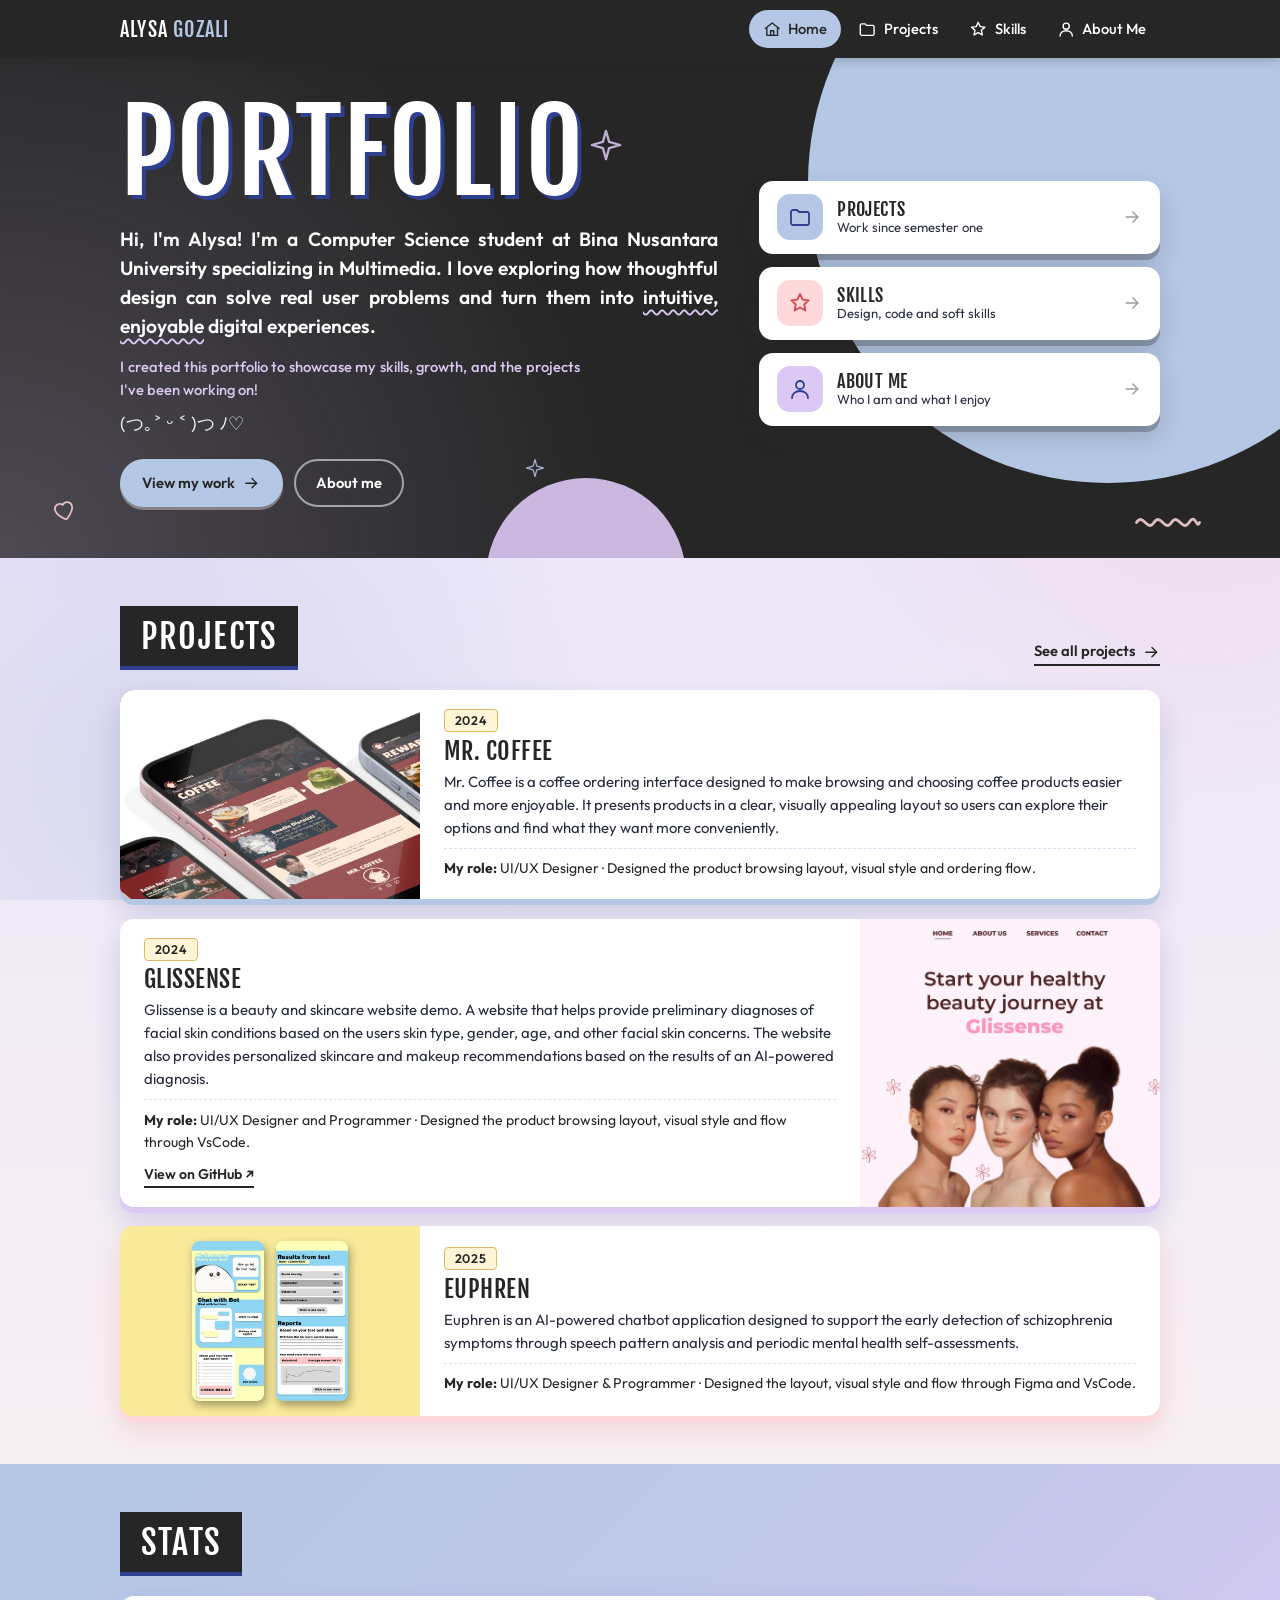
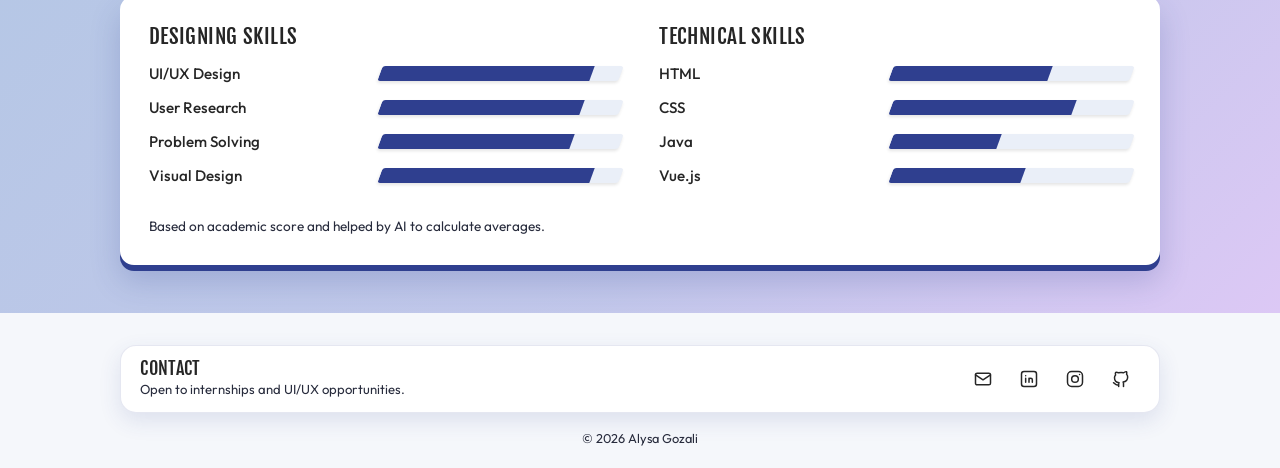
<file: index.html>
<!DOCTYPE html>
<html lang="en"><head><meta charset="utf-8"><meta name="viewport" content="width=device-width, initial-scale=1"><meta name="theme-color" content="#262626">
<title>Alysa Gozali | Portfolio</title><meta name="description" content="Portfolio of Alysa Gozali, Computer Science student and UI/UX designer.">
<link rel="preconnect" href="https://fonts.googleapis.com"><link rel="preconnect" href="https://fonts.gstatic.com" crossorigin>
<link href="https://fonts.googleapis.com/css2?family=Fjalla+One&family=Outfit:wght@400;500;600&display=swap" rel="stylesheet">
<link rel="stylesheet" href="css/style.css"></head>
<body>
<nav class="site-nav"><div class="container nav-inner"><a class="brand" href="index.html">Alysa <span>Gozali</span></a><button class="nav-toggle" aria-label="Toggle menu" aria-expanded="false"><svg class="icon" viewBox="0 0 24 24" aria-hidden="true"><path d="M4 7h16M4 12h16M4 17h16"/></svg></button><ul class="nav-links"><li><a href="index.html" class="active" aria-current=page><svg class="icon" viewBox="0 0 24 24" aria-hidden="true"><path d="M3 11l9-7 9 7"/><path d="M5 10v10h14V10"/><path d="M10 20v-6h4v6"/></svg>Home</a></li><li><a href="projects.html" class=""><svg class="icon" viewBox="0 0 24 24" aria-hidden="true"><path d="M3 7a2 2 0 012-2h4l2 2h8a2 2 0 012 2v9a2 2 0 01-2 2H5a2 2 0 01-2-2z"/></svg>Projects</a></li><li><a href="skills.html" class=""><svg class="icon" viewBox="0 0 24 24" aria-hidden="true"><path d="M12 3l2.6 5.6 6.1.7-4.5 4.2 1.2 6L12 16.5 6.6 19.5l1.2-6L3.3 9.3l6.1-.7z"/></svg>Skills</a></li><li><a href="about.html" class=""><svg class="icon" viewBox="0 0 24 24" aria-hidden="true"><circle cx="12" cy="8" r="4"/><path d="M4 21c0-4.4 3.6-7 8-7s8 2.6 8 7"/></svg>About Me</a></li></ul></div></nav>
<header class="hero"><div class="doodles" aria-hidden="true"><svg class="dd d1" viewBox="0 0 24 24"><path d="M12 2l2.2 7.8L22 12l-7.8 2.2L12 22l-2.2-7.8L2 12l7.8-2.2z"/></svg><svg class="dd d2" viewBox="0 0 24 24"><path d="M12 21s-8-5.2-8-11a4.5 4.5 0 018-2.8A4.5 4.5 0 0120 10c0 5.8-8 11-8 11z"/></svg><svg class="dd d3" viewBox="0 0 24 24"><path d="M12 2l2.2 7.8L22 12l-7.8 2.2L12 22l-2.2-7.8L2 12l7.8-2.2z"/></svg><svg class="dd d4" viewBox="0 0 40 12"><path d="M2 6c4-6 6 6 10 0s6 6 10 0 6 6 10 0 4 4 6 0"/></svg></div><div class="container hero-inner">
<div class="hero-text"><h1 class="hero-title">Portfolio</h1>
<p class="hero-lead">Hi, I'm Alysa! I'm a Computer Science student at Bina Nusantara University specializing in Multimedia. I love exploring how thoughtful design can solve real user problems and turn them into <span class="squig">intuitive, enjoyable</span> digital experiences.</p>
<p class="hero-sub">I created this portfolio to showcase my skills, growth, and the projects I've been working on!</p>
<p class="kaomoji">(つ｡˃ ᵕ ˂ )つ ﾉ♡</p>
<div class="cta-row"><a class="btn btn-primary" href="projects.html">View my work <svg class="icon" viewBox="0 0 24 24" aria-hidden="true"><path d="M5 12h14"/><path d="M13 6l6 6-6 6"/></svg></a><a class="btn btn-ghost" href="about.html">About me</a></div></div>
<div class="hero-tiles">
<a class="tile tile-projects" href="projects.html"><span class="tile-icon"><svg class="icon" viewBox="0 0 24 24" aria-hidden="true"><path d="M3 7a2 2 0 012-2h4l2 2h8a2 2 0 012 2v9a2 2 0 01-2 2H5a2 2 0 01-2-2z"/></svg></span><span><h3>Projects</h3><p>Work since semester one</p></span><svg class="icon arrow" viewBox="0 0 24 24" aria-hidden="true"><path d="M5 12h14"/><path d="M13 6l6 6-6 6"/></svg></a>
<a class="tile tile-skills" href="skills.html"><span class="tile-icon"><svg class="icon" viewBox="0 0 24 24" aria-hidden="true"><path d="M12 3l2.6 5.6 6.1.7-4.5 4.2 1.2 6L12 16.5 6.6 19.5l1.2-6L3.3 9.3l6.1-.7z"/></svg></span><span><h3>Skills</h3><p>Design, code and soft skills</p></span><svg class="icon arrow" viewBox="0 0 24 24" aria-hidden="true"><path d="M5 12h14"/><path d="M13 6l6 6-6 6"/></svg></a>
<a class="tile tile-about" href="about.html"><span class="tile-icon"><svg class="icon" viewBox="0 0 24 24" aria-hidden="true"><circle cx="12" cy="8" r="4"/><path d="M4 21c0-4.4 3.6-7 8-7s8 2.6 8 7"/></svg></span><span><h3>About Me</h3><p>Who I am and what I enjoy</p></span><svg class="icon arrow" viewBox="0 0 24 24" aria-hidden="true"><path d="M5 12h14"/><path d="M13 6l6 6-6 6"/></svg></a>
</div></div></header>
<section class="section" id="projects"><div class="container">
<div class="section-head reveal"><span class="section-tag">Projects</span><a class="link-more" href="projects.html">See all projects <svg class="icon" viewBox="0 0 24 24" aria-hidden="true"><path d="M5 12h14"/><path d="M13 6l6 6-6 6"/></svg></a></div>
<div class="featured" id="featured"></div></div></section>
<section class="section section-blue" id="stats"><div class="container"><span class="section-tag reveal">Stats</span>
<div class="stats-card reveal"><div class="stats-cols"><div><h3>Designing Skills</h3><div class="skill"><span class="skill-name">UI/UX Design</span><div class="bar "><i data-level="88"></i></div></div><div class="skill"><span class="skill-name">User Research</span><div class="bar "><i data-level="84"></i></div></div><div class="skill"><span class="skill-name">Problem Solving</span><div class="bar "><i data-level="80"></i></div></div><div class="skill"><span class="skill-name">Visual Design</span><div class="bar "><i data-level="88"></i></div></div></div><div><h3>Technical Skills</h3><div class="skill"><span class="skill-name">HTML</span><div class="bar "><i data-level="66"></i></div></div><div class="skill"><span class="skill-name">CSS</span><div class="bar "><i data-level="76"></i></div></div><div class="skill"><span class="skill-name">Java</span><div class="bar "><i data-level="45"></i></div></div><div class="skill"><span class="skill-name">Vue.js</span><div class="bar "><i data-level="55"></i></div></div></div></div>
<p class="note">Based on academic score and helped by AI to calculate averages.</p></div></div></section>
<footer class="footer"><div class="container"><div class="contact"><div><h2>Contact</h2><p>Open to internships and UI/UX opportunities.</p></div><div class="socials"><a href="mailto:alysagozali.12@gmail.com" aria-label="Email" title="Email" class="soc-email"><svg class="icon" viewBox="0 0 24 24" aria-hidden="true"><rect x="3" y="5" width="18" height="14" rx="2"/><path d="M3 7l9 6 9-6"/></svg></a><a href="https://www.linkedin.com/in/alysa-gozali-377388327/" aria-label="LinkedIn" title="LinkedIn" class="soc-linkedin" target="_blank" rel="noopener"><svg class="icon" viewBox="0 0 24 24" aria-hidden="true"><rect x="3" y="3" width="18" height="18" rx="3"/><path d="M8 11v5M8 8v.01M12 16v-5M12 13c0-1.5 1-2 2-2s2 .6 2 2v3"/></svg></a><a href="https://www.instagram.com/lys.g_/" aria-label="Instagram" title="Instagram" class="soc-instagram" target="_blank" rel="noopener"><svg class="icon" viewBox="0 0 24 24" aria-hidden="true"><rect x="3" y="3" width="18" height="18" rx="5"/><circle cx="12" cy="12" r="4"/><path d="M17.5 6.5v.01"/></svg></a><a href="https://github.com/AlysaG" aria-label="GitHub" title="GitHub" class="soc-github" target="_blank" rel="noopener"><svg class="icon" viewBox="0 0 24 24" aria-hidden="true"><path d="M9 19c-4 1.2-4-2-6-2.5M15 21v-3.2c0-1 .1-1.5-.5-2.2 2.8-.3 5.5-1.4 5.5-6a4.6 4.6 0 00-1.3-3.2 4.3 4.3 0 00-.1-3.2s-1-.3-3.4 1.3a11.7 11.7 0 00-6.2 0C6.6 3.8 5.6 4.1 5.6 4.1a4.3 4.3 0 00-.1 3.2A4.6 4.6 0 004.2 10.5c0 4.6 2.7 5.7 5.5 6-.6.6-.6 1.2-.5 2.2V21"/></svg></a></div></div><div class="copyright">&copy; <span id="year">2026</span> Alysa Gozali</div></div></footer>
<script src="js/projects-data.js"></script>
<script src="js/script.js"></script>
</body></html>
</file>
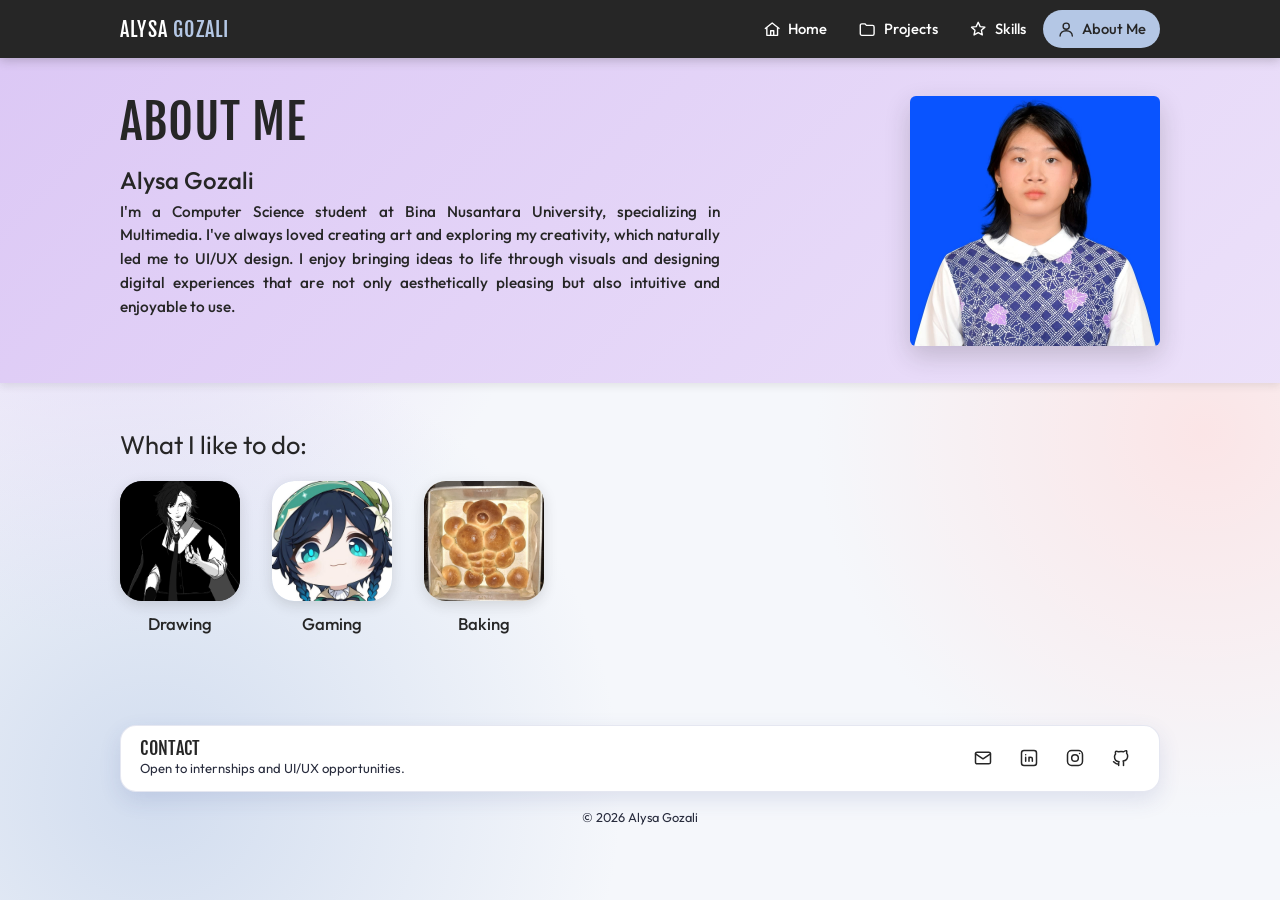
<file: about.html>
<!DOCTYPE html>
<html lang="en"><head><meta charset="utf-8"><meta name="viewport" content="width=device-width, initial-scale=1"><meta name="theme-color" content="#262626">
<title>About Me | Alysa Gozali</title><meta name="description" content="About Alysa Gozali.">
<link rel="preconnect" href="https://fonts.googleapis.com"><link rel="preconnect" href="https://fonts.gstatic.com" crossorigin>
<link href="https://fonts.googleapis.com/css2?family=Fjalla+One&family=Outfit:wght@400;500;600&display=swap" rel="stylesheet">
<link rel="stylesheet" href="css/style.css"></head>
<body>
<nav class="site-nav"><div class="container nav-inner"><a class="brand" href="index.html">Alysa <span>Gozali</span></a><button class="nav-toggle" aria-label="Toggle menu" aria-expanded="false"><svg class="icon" viewBox="0 0 24 24" aria-hidden="true"><path d="M4 7h16M4 12h16M4 17h16"/></svg></button><ul class="nav-links"><li><a href="index.html" class=""><svg class="icon" viewBox="0 0 24 24" aria-hidden="true"><path d="M3 11l9-7 9 7"/><path d="M5 10v10h14V10"/><path d="M10 20v-6h4v6"/></svg>Home</a></li><li><a href="projects.html" class=""><svg class="icon" viewBox="0 0 24 24" aria-hidden="true"><path d="M3 7a2 2 0 012-2h4l2 2h8a2 2 0 012 2v9a2 2 0 01-2 2H5a2 2 0 01-2-2z"/></svg>Projects</a></li><li><a href="skills.html" class=""><svg class="icon" viewBox="0 0 24 24" aria-hidden="true"><path d="M12 3l2.6 5.6 6.1.7-4.5 4.2 1.2 6L12 16.5 6.6 19.5l1.2-6L3.3 9.3l6.1-.7z"/></svg>Skills</a></li><li><a href="about.html" class="active" aria-current=page><svg class="icon" viewBox="0 0 24 24" aria-hidden="true"><circle cx="12" cy="8" r="4"/><path d="M4 21c0-4.4 3.6-7 8-7s8 2.6 8 7"/></svg>About Me</a></li></ul></div></nav>
<header class="about-head"><div class="container about-grid">
<div><h1>About Me</h1><h2>Alysa Gozali</h2>
<p>I'm a Computer Science student at Bina Nusantara University, specializing in Multimedia. I've always loved creating art and exploring my creativity, which naturally led me to UI/UX design. I enjoy bringing ideas to life through visuals and designing digital experiences that are not only aesthetically pleasing but also intuitive and enjoyable to use.</p></div>
<div class="photo" role="img" aria-label="Photo placeholder"><img src="images/profile.jpeg" alt="Alysa Gozali" onerror="this.remove()"></div></div></header>
<section class="hobbies"><div class="container"><h2 class="reveal">What I like to do:</h2>
<div class="hobby-row"><div class="hobby reveal"><div class="hobby-img h1"><svg class="icon" viewBox="0 0 24 24" aria-hidden="true"><path d="M4 20l1-4L16.5 4.5a2.1 2.1 0 013 3L8 19z"/><path d="M14 7l3 3"/></svg><img class="on" src="images/hobbies/drawing-1.jpg" alt="Drawing artwork" onerror="this.remove()"><img src="images/hobbies/drawing-2.jpg" alt="Drawing artwork, eyes closed" onerror="this.remove()"></div><span>Drawing</span></div><div class="hobby reveal"><div class="hobby-img h2"><svg class="icon" viewBox="0 0 24 24" aria-hidden="true"><rect x="2.5" y="7" width="19" height="11" rx="5"/><path d="M7 10.5v4M5 12.5h4"/><path d="M15.5 11.5v.01M18 13.5v.01"/></svg><img class="on" src="images/hobbies/gaming-1.jpg" alt="Venti" onerror="this.remove()"><img src="images/hobbies/gaming-2.jpg" alt="Loong" onerror="this.remove()"></div><span>Gaming</span></div><div class="hobby reveal"><div class="hobby-img h3"><svg class="icon" viewBox="0 0 24 24" aria-hidden="true"><path d="M4 13h16v6a1 1 0 01-1 1H5a1 1 0 01-1-1z"/><path d="M5 13c0-3 3-5 7-5s7 2 7 5"/><path d="M12 8V5"/></svg><img class="on" src="images/hobbies/baking.jpg" alt="Baked bread" onerror="this.remove()"></div><span>Baking</span></div></div></div></section>
<footer class="footer"><div class="container"><div class="contact"><div><h2>Contact</h2><p>Open to internships and UI/UX opportunities.</p></div><div class="socials"><a href="mailto:alysagozali.12@gmail.com" aria-label="Email" title="Email" class="soc-email"><svg class="icon" viewBox="0 0 24 24" aria-hidden="true"><rect x="3" y="5" width="18" height="14" rx="2"/><path d="M3 7l9 6 9-6"/></svg></a><a href="https://www.linkedin.com/in/alysa-gozali-377388327/" aria-label="LinkedIn" title="LinkedIn" class="soc-linkedin" target="_blank" rel="noopener"><svg class="icon" viewBox="0 0 24 24" aria-hidden="true"><rect x="3" y="3" width="18" height="18" rx="3"/><path d="M8 11v5M8 8v.01M12 16v-5M12 13c0-1.5 1-2 2-2s2 .6 2 2v3"/></svg></a><a href="https://www.instagram.com/lys.g_/" aria-label="Instagram" title="Instagram" class="soc-instagram" target="_blank" rel="noopener"><svg class="icon" viewBox="0 0 24 24" aria-hidden="true"><rect x="3" y="3" width="18" height="18" rx="5"/><circle cx="12" cy="12" r="4"/><path d="M17.5 6.5v.01"/></svg></a><a href="https://github.com/AlysaG" aria-label="GitHub" title="GitHub" class="soc-github" target="_blank" rel="noopener"><svg class="icon" viewBox="0 0 24 24" aria-hidden="true"><path d="M9 19c-4 1.2-4-2-6-2.5M15 21v-3.2c0-1 .1-1.5-.5-2.2 2.8-.3 5.5-1.4 5.5-6a4.6 4.6 0 00-1.3-3.2 4.3 4.3 0 00-.1-3.2s-1-.3-3.4 1.3a11.7 11.7 0 00-6.2 0C6.6 3.8 5.6 4.1 5.6 4.1a4.3 4.3 0 00-.1 3.2A4.6 4.6 0 004.2 10.5c0 4.6 2.7 5.7 5.5 6-.6.6-.6 1.2-.5 2.2V21"/></svg></a></div></div><div class="copyright">&copy; <span id="year">2026</span> Alysa Gozali</div></div></footer>
<script src="js/script.js"></script>
</body></html>
</file>
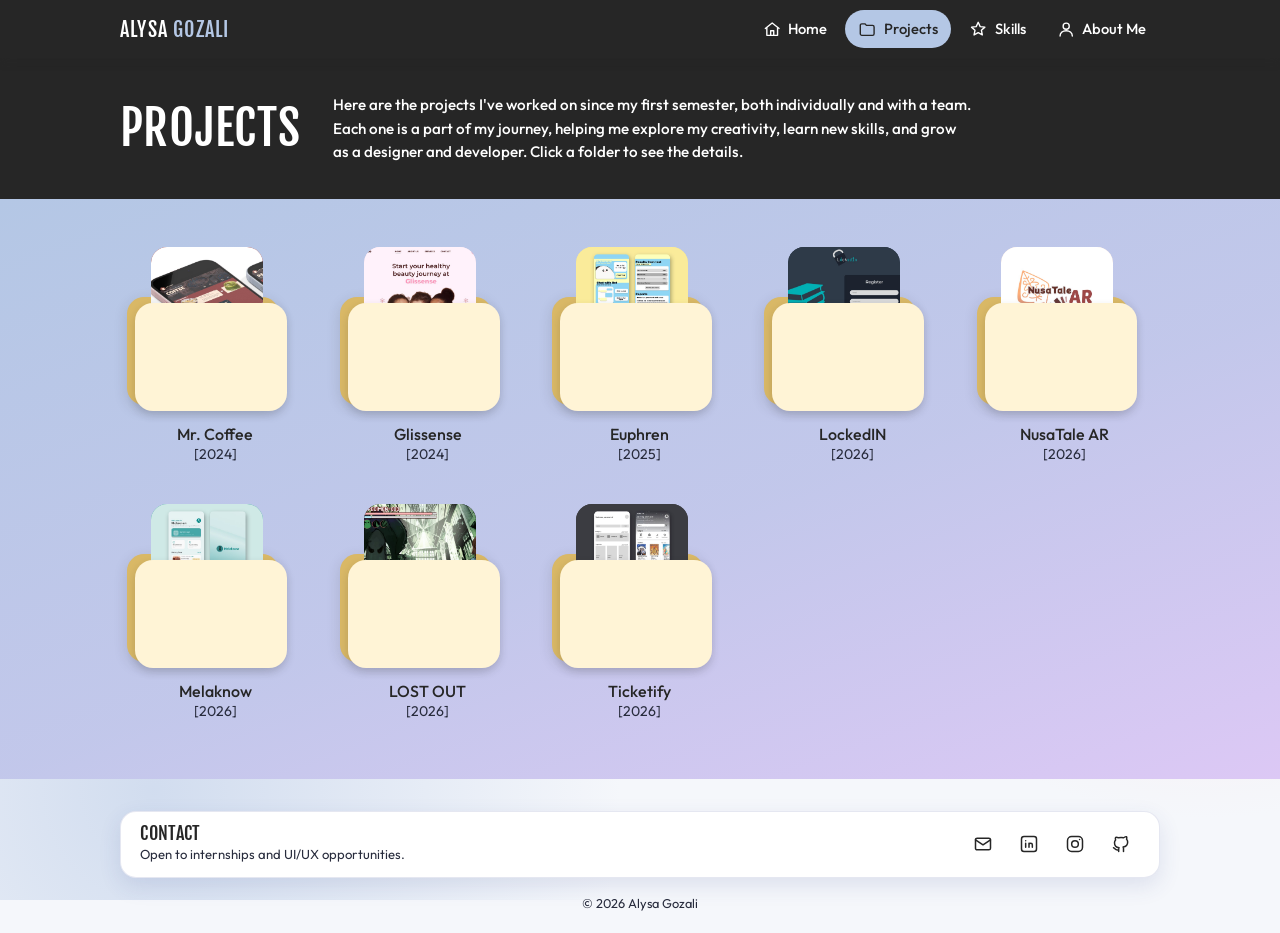
<file: projects.html>
<!DOCTYPE html>
<html lang="en"><head><meta charset="utf-8"><meta name="viewport" content="width=device-width, initial-scale=1"><meta name="theme-color" content="#262626">
<title>Projects | Alysa Gozali</title><meta name="description" content="Projects by Alysa Gozali.">
<link rel="preconnect" href="https://fonts.googleapis.com"><link rel="preconnect" href="https://fonts.gstatic.com" crossorigin>
<link href="https://fonts.googleapis.com/css2?family=Fjalla+One&family=Outfit:wght@400;500;600&display=swap" rel="stylesheet">
<link rel="stylesheet" href="css/style.css"></head>
<body>
<nav class="site-nav"><div class="container nav-inner"><a class="brand" href="index.html">Alysa <span>Gozali</span></a><button class="nav-toggle" aria-label="Toggle menu" aria-expanded="false"><svg class="icon" viewBox="0 0 24 24" aria-hidden="true"><path d="M4 7h16M4 12h16M4 17h16"/></svg></button><ul class="nav-links"><li><a href="index.html" class=""><svg class="icon" viewBox="0 0 24 24" aria-hidden="true"><path d="M3 11l9-7 9 7"/><path d="M5 10v10h14V10"/><path d="M10 20v-6h4v6"/></svg>Home</a></li><li><a href="projects.html" class="active" aria-current=page><svg class="icon" viewBox="0 0 24 24" aria-hidden="true"><path d="M3 7a2 2 0 012-2h4l2 2h8a2 2 0 012 2v9a2 2 0 01-2 2H5a2 2 0 01-2-2z"/></svg>Projects</a></li><li><a href="skills.html" class=""><svg class="icon" viewBox="0 0 24 24" aria-hidden="true"><path d="M12 3l2.6 5.6 6.1.7-4.5 4.2 1.2 6L12 16.5 6.6 19.5l1.2-6L3.3 9.3l6.1-.7z"/></svg>Skills</a></li><li><a href="about.html" class=""><svg class="icon" viewBox="0 0 24 24" aria-hidden="true"><circle cx="12" cy="8" r="4"/><path d="M4 21c0-4.4 3.6-7 8-7s8 2.6 8 7"/></svg>About Me</a></li></ul></div></nav>
<header class="head-dark"><div class="container page-head-grid"><h1>Projects</h1>
<p>Here are the projects I've worked on since my first semester, both individually and with a team. Each one is a part of my journey, helping me explore my creativity, learn new skills, and grow as a designer and developer. Click a folder to see the details.</p></div></header>
<section class="projects-body"><div class="container"><div class="folder-grid" id="folderGrid"></div></div></section>
<div class="modal" id="modal" hidden><div class="modal-backdrop"></div>
<div class="modal-card" role="dialog" aria-modal="true" aria-labelledby="m-title"><button class="modal-close" type="button" aria-label="Close">&times;</button>
<div class="modal-media"></div>
<div class="modal-body"><span class="chip" id="m-year"></span><h2 id="m-title"></h2><p id="m-desc"></p>
<div id="m-roleblock"><h4>My role</h4><p class="role" id="m-role"></p><p id="m-job"></p></div><div class="m-links" id="m-links"></div></div></div></div>
<footer class="footer"><div class="container"><div class="contact"><div><h2>Contact</h2><p>Open to internships and UI/UX opportunities.</p></div><div class="socials"><a href="mailto:alysagozali.12@gmail.com" aria-label="Email" title="Email" class="soc-email"><svg class="icon" viewBox="0 0 24 24" aria-hidden="true"><rect x="3" y="5" width="18" height="14" rx="2"/><path d="M3 7l9 6 9-6"/></svg></a><a href="https://www.linkedin.com/in/alysa-gozali-377388327/" aria-label="LinkedIn" title="LinkedIn" class="soc-linkedin" target="_blank" rel="noopener"><svg class="icon" viewBox="0 0 24 24" aria-hidden="true"><rect x="3" y="3" width="18" height="18" rx="3"/><path d="M8 11v5M8 8v.01M12 16v-5M12 13c0-1.5 1-2 2-2s2 .6 2 2v3"/></svg></a><a href="https://www.instagram.com/lys.g_/" aria-label="Instagram" title="Instagram" class="soc-instagram" target="_blank" rel="noopener"><svg class="icon" viewBox="0 0 24 24" aria-hidden="true"><rect x="3" y="3" width="18" height="18" rx="5"/><circle cx="12" cy="12" r="4"/><path d="M17.5 6.5v.01"/></svg></a><a href="https://github.com/AlysaG" aria-label="GitHub" title="GitHub" class="soc-github" target="_blank" rel="noopener"><svg class="icon" viewBox="0 0 24 24" aria-hidden="true"><path d="M9 19c-4 1.2-4-2-6-2.5M15 21v-3.2c0-1 .1-1.5-.5-2.2 2.8-.3 5.5-1.4 5.5-6a4.6 4.6 0 00-1.3-3.2 4.3 4.3 0 00-.1-3.2s-1-.3-3.4 1.3a11.7 11.7 0 00-6.2 0C6.6 3.8 5.6 4.1 5.6 4.1a4.3 4.3 0 00-.1 3.2A4.6 4.6 0 004.2 10.5c0 4.6 2.7 5.7 5.5 6-.6.6-.6 1.2-.5 2.2V21"/></svg></a></div></div><div class="copyright">&copy; <span id="year">2026</span> Alysa Gozali</div></div></footer>
<script src="js/projects-data.js"></script>
<script src="js/script.js"></script>
</body></html>
</file>
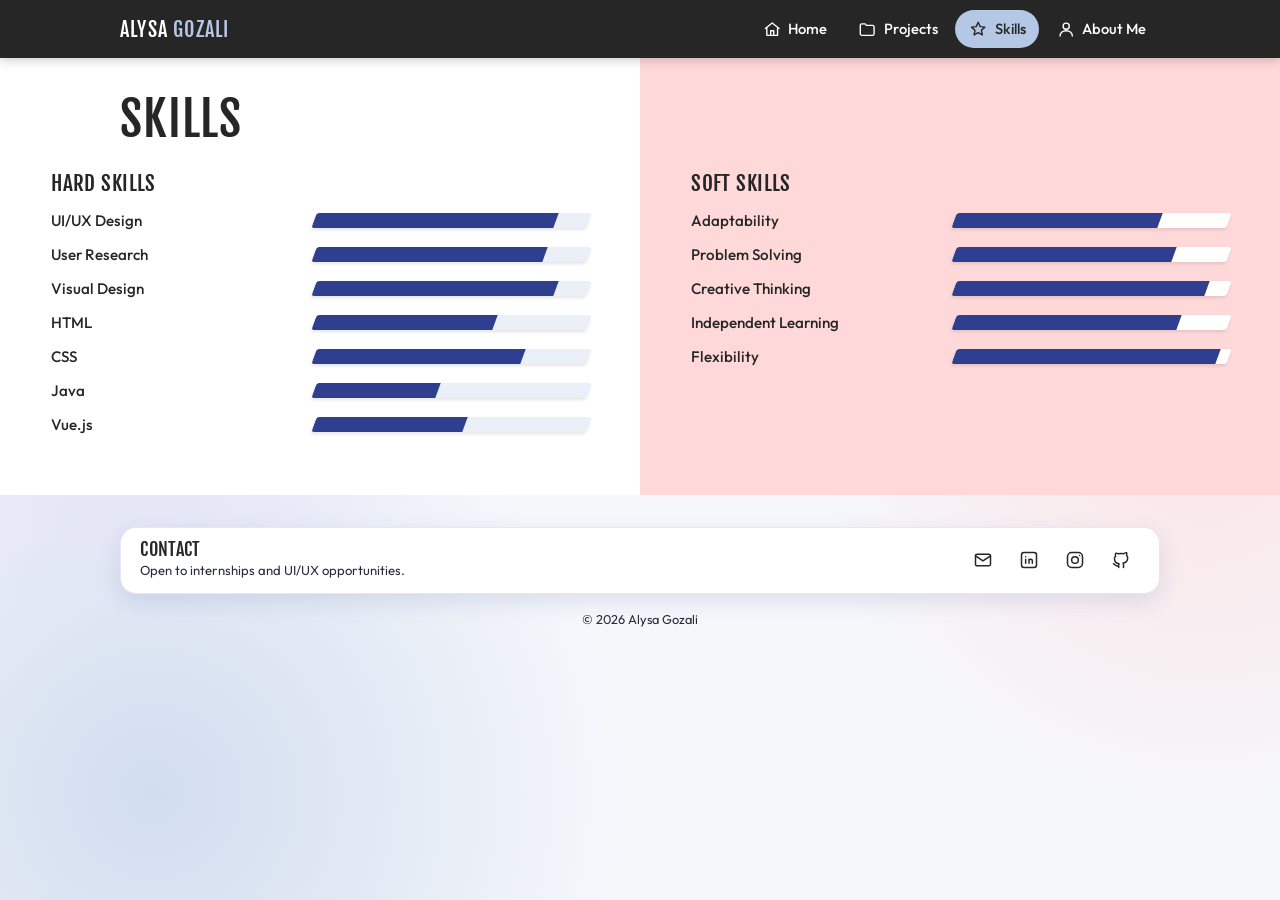
<file: skills.html>
<!DOCTYPE html>
<html lang="en"><head><meta charset="utf-8"><meta name="viewport" content="width=device-width, initial-scale=1"><meta name="theme-color" content="#262626">
<title>Skills | Alysa Gozali</title><meta name="description" content="Skills of Alysa Gozali.">
<link rel="preconnect" href="https://fonts.googleapis.com"><link rel="preconnect" href="https://fonts.gstatic.com" crossorigin>
<link href="https://fonts.googleapis.com/css2?family=Fjalla+One&family=Outfit:wght@400;500;600&display=swap" rel="stylesheet">
<link rel="stylesheet" href="css/style.css"></head>
<body>
<nav class="site-nav"><div class="container nav-inner"><a class="brand" href="index.html">Alysa <span>Gozali</span></a><button class="nav-toggle" aria-label="Toggle menu" aria-expanded="false"><svg class="icon" viewBox="0 0 24 24" aria-hidden="true"><path d="M4 7h16M4 12h16M4 17h16"/></svg></button><ul class="nav-links"><li><a href="index.html" class=""><svg class="icon" viewBox="0 0 24 24" aria-hidden="true"><path d="M3 11l9-7 9 7"/><path d="M5 10v10h14V10"/><path d="M10 20v-6h4v6"/></svg>Home</a></li><li><a href="projects.html" class=""><svg class="icon" viewBox="0 0 24 24" aria-hidden="true"><path d="M3 7a2 2 0 012-2h4l2 2h8a2 2 0 012 2v9a2 2 0 01-2 2H5a2 2 0 01-2-2z"/></svg>Projects</a></li><li><a href="skills.html" class="active" aria-current=page><svg class="icon" viewBox="0 0 24 24" aria-hidden="true"><path d="M12 3l2.6 5.6 6.1.7-4.5 4.2 1.2 6L12 16.5 6.6 19.5l1.2-6L3.3 9.3l6.1-.7z"/></svg>Skills</a></li><li><a href="about.html" class=""><svg class="icon" viewBox="0 0 24 24" aria-hidden="true"><circle cx="12" cy="8" r="4"/><path d="M4 21c0-4.4 3.6-7 8-7s8 2.6 8 7"/></svg>About Me</a></li></ul></div></nav>
<div class="skills-title-bar"><div class="container"><h1>Skills</h1></div></div>
<section class="skills-wrap"><div class="skill-col reveal"><h3>Hard Skills</h3><div class="skill"><span class="skill-name">UI/UX Design</span><div class="bar "><i data-level="88"></i></div></div><div class="skill"><span class="skill-name">User Research</span><div class="bar "><i data-level="84"></i></div></div><div class="skill"><span class="skill-name">Visual Design</span><div class="bar "><i data-level="88"></i></div></div><div class="skill"><span class="skill-name">HTML</span><div class="bar "><i data-level="66"></i></div></div><div class="skill"><span class="skill-name">CSS</span><div class="bar "><i data-level="76"></i></div></div><div class="skill"><span class="skill-name">Java</span><div class="bar "><i data-level="45"></i></div></div><div class="skill"><span class="skill-name">Vue.js</span><div class="bar "><i data-level="55"></i></div></div></div><div class="skill-col col-pink reveal"><h3>Soft Skills</h3><div class="skill"><span class="skill-name">Adaptability</span><div class="bar pink"><i data-level="75"></i></div></div><div class="skill"><span class="skill-name">Problem Solving</span><div class="bar pink"><i data-level="80"></i></div></div><div class="skill"><span class="skill-name">Creative Thinking</span><div class="bar pink"><i data-level="92"></i></div></div><div class="skill"><span class="skill-name">Independent Learning</span><div class="bar pink"><i data-level="82"></i></div></div><div class="skill"><span class="skill-name">Flexibility</span><div class="bar pink"><i data-level="96"></i></div></div></div></section>
<footer class="footer"><div class="container"><div class="contact"><div><h2>Contact</h2><p>Open to internships and UI/UX opportunities.</p></div><div class="socials"><a href="mailto:alysagozali.12@gmail.com" aria-label="Email" title="Email" class="soc-email"><svg class="icon" viewBox="0 0 24 24" aria-hidden="true"><rect x="3" y="5" width="18" height="14" rx="2"/><path d="M3 7l9 6 9-6"/></svg></a><a href="https://www.linkedin.com/in/alysa-gozali-377388327/" aria-label="LinkedIn" title="LinkedIn" class="soc-linkedin" target="_blank" rel="noopener"><svg class="icon" viewBox="0 0 24 24" aria-hidden="true"><rect x="3" y="3" width="18" height="18" rx="3"/><path d="M8 11v5M8 8v.01M12 16v-5M12 13c0-1.5 1-2 2-2s2 .6 2 2v3"/></svg></a><a href="https://www.instagram.com/lys.g_/" aria-label="Instagram" title="Instagram" class="soc-instagram" target="_blank" rel="noopener"><svg class="icon" viewBox="0 0 24 24" aria-hidden="true"><rect x="3" y="3" width="18" height="18" rx="5"/><circle cx="12" cy="12" r="4"/><path d="M17.5 6.5v.01"/></svg></a><a href="https://github.com/AlysaG" aria-label="GitHub" title="GitHub" class="soc-github" target="_blank" rel="noopener"><svg class="icon" viewBox="0 0 24 24" aria-hidden="true"><path d="M9 19c-4 1.2-4-2-6-2.5M15 21v-3.2c0-1 .1-1.5-.5-2.2 2.8-.3 5.5-1.4 5.5-6a4.6 4.6 0 00-1.3-3.2 4.3 4.3 0 00-.1-3.2s-1-.3-3.4 1.3a11.7 11.7 0 00-6.2 0C6.6 3.8 5.6 4.1 5.6 4.1a4.3 4.3 0 00-.1 3.2A4.6 4.6 0 004.2 10.5c0 4.6 2.7 5.7 5.5 6-.6.6-.6 1.2-.5 2.2V21"/></svg></a></div></div><div class="copyright">&copy; <span id="year">2026</span> Alysa Gozali</div></div></footer>
<script src="js/script.js"></script>
</body></html>
</file>
<file: css/style.css>
/* ============ Alysa Gozali — Portfolio ============ */
:root{
  --ink:#262626; --ink-soft:color-mix(in srgb,#262626 78%,#2f3f8f);
  --blue:#b4c7e5; --blue-deep:#2f3f8f;
  --lavender:#dcc8f5; --pink:#ffd9d9; --pink-deep:#d9484f;
  --cream:#fff4d6; --cream-edge:#d9b866;
  --radius:14px;
  --shadow:0 4px 14px rgba(38,38,38,.15);
  --shadow-lg:0 10px 26px rgba(38,38,38,.2);
  --maxw:1040px;
  --nav-h:58px;
  --font-head:"Fjalla One","Oswald","Arial Narrow",Impact,sans-serif;
  --font-body:"Outfit","Lexend","Segoe UI",system-ui,sans-serif;
}
*{box-sizing:border-box;margin:0;padding:0}
html{scroll-behavior:smooth;-webkit-text-size-adjust:100%}
body{font-family:var(--font-body);color:var(--ink);background:color-mix(in srgb,var(--blue) 14%,#fff);line-height:1.55;font-size:1rem;-webkit-font-smoothing:antialiased;overflow-x:hidden}
body.no-scroll{overflow:hidden}
img{max-width:100%;display:block}
a{color:inherit;text-decoration:none}
button{font:inherit;color:inherit}
.container{width:min(100% - 2rem,var(--maxw));margin-inline:auto}
h1,h2,h3{font-family:var(--font-head);font-weight:400;letter-spacing:.02em;line-height:1.1;text-transform:uppercase}
.icon{width:1.25em;height:1.25em;fill:none;stroke:currentColor;stroke-width:1.8;stroke-linecap:round;stroke-linejoin:round;flex:none}
:focus-visible{outline:3px solid var(--blue-deep);outline-offset:3px;border-radius:6px}

/* ---------- Navigation ---------- */
.site-nav{position:sticky;top:0;z-index:50;background:var(--ink);color:#fff;box-shadow:0 2px 10px rgba(38,38,38,.25)}
.nav-inner{display:flex;align-items:center;justify-content:space-between;height:var(--nav-h)}
.brand{font-family:var(--font-head);font-size:1.25rem;letter-spacing:.06em;text-transform:uppercase}
.brand span{color:var(--blue)}
.nav-links{display:flex;gap:.25rem;list-style:none}
.nav-links a{display:flex;align-items:center;gap:.45rem;padding:.45rem .85rem;border-radius:999px;font-weight:500;font-size:.92rem;color:#fff;transition:background .2s,color .2s}
.nav-links a:hover{background:rgba(255,255,255,.12);color:#fff}
.nav-links a.active{background:var(--blue);color:var(--ink)}
.nav-toggle{display:none;background:none;border:0;cursor:pointer;padding:.3rem;color:#fff}
.nav-toggle .icon{width:26px;height:26px}

/* ---------- Hero ---------- */
.hero{position:relative;background:var(--ink);color:#fff;overflow:hidden;padding:2.6rem 0 3.2rem}
.hero::before{content:"";position:absolute;right:-10%;top:-35%;width:min(52vw,600px);aspect-ratio:1;border-radius:50%;background:var(--blue)}
.hero-inner{position:relative;display:grid;grid-template-columns:1.2fr .8fr;gap:2.4rem;align-items:center}
.hero-title{font-size:clamp(3rem,9.5vw,7rem);line-height:.95;text-shadow:4px 4px 0 rgba(38,38,38,.35);margin-bottom:1.2rem}
.hero-lead{font-size:clamp(1rem,1.5vw,1.2rem);font-weight:600;max-width:36ch;line-height:1.5}
.hero-sub{margin-top:1rem;font-size:.92rem;font-weight:500;color:var(--lavender);max-width:46ch}
.kaomoji{margin-top:.5rem;font-size:.95rem;opacity:.9}
.cta-row{display:flex;gap:.7rem;margin-top:1.3rem;flex-wrap:wrap}
.btn{display:inline-flex;align-items:center;gap:.45rem;padding:.65rem 1.25rem;border-radius:999px;font-weight:600;font-size:.92rem;border:2px solid transparent;cursor:pointer;transition:transform .2s,box-shadow .2s,background .2s}
.btn-primary{background:var(--blue);color:var(--ink)}
.btn-primary:hover{transform:translateY(-2px);box-shadow:var(--shadow)}
.btn-ghost{border-color:rgba(255,255,255,.55);color:#fff}
.btn-ghost:hover{background:rgba(255,255,255,.12)}
.hero-tiles{display:grid;gap:.8rem}
.tile{display:flex;align-items:center;gap:.9rem;background:#fff;color:var(--ink);padding:.85rem 1.1rem;border-radius:var(--radius);box-shadow:var(--shadow-lg);transition:transform .25s}
.tile:hover{transform:translateX(-6px)}
.tile-icon{width:46px;height:46px;border-radius:13px;display:grid;place-items:center;flex:none}
.tile-icon .icon{width:24px;height:24px}
.tile h3{font-size:1.15rem}
.tile p{font-size:.82rem;color:var(--ink-soft);line-height:1.3}
.tile-projects .tile-icon{background:var(--blue);color:var(--blue-deep)}
.tile-skills .tile-icon{background:var(--pink);color:var(--pink-deep)}
.tile-about .tile-icon{background:var(--lavender);color:var(--blue-deep)}
.tile .arrow{margin-left:auto;opacity:.45}

/* ---------- Sections ---------- */
.section{padding:3rem 0}
.section-blue{background:var(--blue)}
.section-tag{display:inline-block;background:var(--ink);color:#fff;font-family:var(--font-head);text-transform:uppercase;letter-spacing:.04em;font-size:clamp(1.5rem,3vw,2.1rem);padding:.25rem 1.3rem;box-shadow:var(--shadow);margin-bottom:1.5rem}
.section-head{display:flex;justify-content:space-between;align-items:flex-end;gap:1rem;flex-wrap:wrap;margin-bottom:1.5rem}
.section-head .section-tag{margin-bottom:0}
.link-more{display:inline-flex;align-items:center;gap:.35rem;font-weight:600;font-size:.92rem;border-bottom:2px solid var(--ink);padding-bottom:1px;transition:gap .2s}
.link-more:hover{gap:.6rem}

/* ---------- Placeholder / image helpers ---------- */
.ph{position:absolute;inset:0;display:grid;place-items:center;text-align:center;padding:.6rem;font-family:var(--font-head);text-transform:uppercase;letter-spacing:.05em;color:#fff;font-size:1.1rem;text-shadow:1px 1px 0 rgba(38,38,38,.25)}
img+.ph,.ph+img{}
.photo img{object-position:center 18%}
.prow-media img,.peek img,.hobby-img img,.photo img{position:absolute;inset:0;width:100%;height:100%;object-fit:cover}
.hobby-img img{opacity:0;transition:none}
.hobby-img:has(img) .icon{display:none}
.hobby-img img.on{opacity:1}
.hobby-img:hover img:nth-of-type(2),.hobby:focus-within .hobby-img img:nth-of-type(2){opacity:1}
.hobby-img:hover img:nth-of-type(1):not(:only-of-type),.hobby:focus-within .hobby-img img:nth-of-type(1):not(:only-of-type){opacity:0}
.m-shot img{display:block;width:100%;height:auto}

/* ---------- Featured rows (home) ---------- */
.featured{display:grid;gap:1.2rem}
.prow{display:grid;grid-template-columns:300px 1fr;background:#fff;border-radius:var(--radius);box-shadow:var(--shadow);overflow:hidden;transition:transform .25s,box-shadow .25s}
.prow:hover{transform:translateY(-3px);box-shadow:var(--shadow-lg)}
.prow-media{position:relative;min-height:190px;background:var(--c,var(--blue-deep))}
.prow-body{padding:1.2rem 1.5rem;display:flex;flex-direction:column;justify-content:center;gap:.35rem}
.prow-year{font-size:.8rem;font-weight:600;color:var(--blue-deep);letter-spacing:.06em}
.prow-body h3{font-size:1.5rem}
.prow-desc{font-size:.93rem;color:var(--ink-soft)}
.prow-role{font-size:.88rem;margin-top:.2rem;padding-top:.6rem;border-top:1px dashed color-mix(in srgb,var(--blue) 55%,#fff)}

/* ---------- Skill bars ---------- */
.stats-card{background:#fff;border-radius:var(--radius);box-shadow:var(--shadow);padding:1.8rem}
.stats-cols{display:grid;grid-template-columns:1fr 1fr;gap:2.4rem}
.stats-cols h3,.skill-col h3{font-size:1.3rem;margin-bottom:.9rem}
.skill{display:grid;grid-template-columns:minmax(0,1fr) minmax(0,1.1fr);align-items:center;gap:.8rem;margin-bottom:.65rem}
.skill-name{font-weight:500;font-size:.95rem}
.bar{height:15px;background:color-mix(in srgb,var(--blue) 28%,#fff);transform:skewX(-20deg);border-radius:3px;box-shadow:0 2px 3px rgba(38,38,38,.12);overflow:hidden}
.bar i{display:block;height:100%;width:0;background:var(--ink);transition:width 1.1s cubic-bezier(.2,.7,.2,1)}
.bar.pink{background:#fff}
.note{margin-top:1.1rem;font-size:.85rem;color:var(--ink-soft)}

/* ---------- Contact (small, transparent) ---------- */
.footer{padding:2rem 0 0;position:relative;z-index:1}
.contact{display:flex;justify-content:space-between;align-items:center;gap:1rem;flex-wrap:wrap;padding:.8rem 1.2rem;border-radius:16px;background:rgba(255,255,255,.35);border:1px solid rgba(255,255,255,.7);backdrop-filter:blur(10px);-webkit-backdrop-filter:blur(10px);box-shadow:0 2px 12px rgba(38,38,38,.08)}
.contact h2{font-size:1.1rem}
.contact p{font-size:.82rem;color:var(--ink-soft)}
.socials{display:flex;gap:.5rem}
.socials a{width:38px;height:38px;border-radius:50%;background:rgba(255,255,255,.7);display:grid;place-items:center;transition:transform .2s,background .2s,color .2s}
.socials a:hover,.socials a:focus-visible{transform:translateY(-3px);background:var(--ink);color:#fff;box-shadow:var(--shadow)}
.socials a.soc-linkedin:hover{background:var(--blue-deep)}
.socials a.soc-instagram:hover{background:linear-gradient(45deg,var(--pink-deep),var(--blue-deep))}
.socials a.soc-github:hover{background:var(--ink)}
.socials a:active{transform:translateY(-1px)}
.copyright{text-align:center;color:var(--ink-soft);padding:1rem 0 1.2rem;font-size:.8rem}

/* ---------- Inner page headers ---------- */
.head-dark{background:var(--ink);color:#fff;padding:2.2rem 0}
.head-dark h1{font-size:clamp(2rem,5vw,3rem)}
.page-head-grid{display:grid;grid-template-columns:auto 1fr;gap:2rem;align-items:center}
.head-dark p{max-width:64ch;color:#fff;font-weight:500;font-size:.95rem}

/* ---------- About ---------- */
.about-head{background:var(--lavender);padding:2.4rem 0 4rem;box-shadow:0 3px 8px rgba(38,38,38,.1)}
.about-grid{display:grid;grid-template-columns:1.5fr .7fr;gap:2.4rem;align-items:start}
.about-head h1{font-size:clamp(2rem,5vw,3rem);margin-bottom:1.1rem}
.about-head h2{font-family:var(--font-body);text-transform:none;font-size:1.5rem;font-weight:500;margin-bottom:.4rem;letter-spacing:0}
.about-head p{max-width:60ch;font-weight:500;font-size:.96rem}
.photo{position:relative;aspect-ratio:1;width:100%;max-width:250px;background:var(--lavender);box-shadow:var(--shadow-lg);border-radius:6px;margin-bottom:-6.5rem;justify-self:end;overflow:hidden}
.hobbies{padding:3rem 0 3.5rem}
.hobbies h2{font-family:var(--font-body);text-transform:none;font-weight:400;font-size:1.6rem;margin-bottom:1.4rem;letter-spacing:0}
.hobby-row{display:flex;gap:2rem;flex-wrap:wrap}
.hobby{text-align:center;width:120px;transition:transform .25s}

.hobby-img{position:relative;width:120px;height:120px;border-radius:22px;box-shadow:var(--shadow);display:grid;place-items:center;margin-bottom:.6rem;overflow:hidden}
.hobby-img .icon{width:46px;height:46px;stroke-width:1.5}
.hobby span{font-size:1.05rem;font-weight:500}
.h1{background:var(--ink);color:#fff}.h2{background:var(--blue);color:var(--blue-deep)}.h3{background:var(--cream);color:var(--ink)}

/* ---------- Skills page ---------- */
.skills-title-bar{background:linear-gradient(90deg,#fff 50%,var(--pink) 50%);padding-top:2.2rem}
.skills-title-bar h1{font-size:clamp(2rem,5vw,3rem)}
.skills-wrap{display:grid;grid-template-columns:1fr 1fr;background:linear-gradient(90deg,#fff 50%,var(--pink) 50%)}
.skill-col{padding:1.6rem clamp(1.2rem,4vw,3.5rem) 3rem}
.col-pink{background:var(--pink)}

/* ---------- Projects page ---------- */
.projects-body{background:var(--blue);padding:3rem 0 3.5rem}
.folder-grid{display:grid;grid-template-columns:repeat(auto-fill,minmax(190px,1fr));gap:2.4rem 1.4rem}
.folder{background:none;border:0;cursor:pointer;text-align:center;padding:0}
.folder-art{position:relative;height:168px;width:160px;margin:0 auto .7rem}
.back{position:absolute;left:-8px;top:50px;width:152px;height:108px;background:var(--cream-edge);border-radius:17px;box-shadow:var(--shadow)}
.peek{position:absolute;left:16px;top:0;width:112px;height:92px;background:var(--c);border-radius:16px 16px 0 0;overflow:hidden;transition:transform .3s cubic-bezier(.2,.8,.2,1)}
.peek .ph{font-size:.7rem;padding:.5rem .3rem;place-items:start center}
.front{position:absolute;left:0;top:56px;width:152px;height:108px;background:var(--cream);border-radius:18px;box-shadow:0 4px 9px rgba(38,38,38,.18)}
.folder:hover .peek,.folder:focus-visible .peek{transform:translateY(-18px)}
.folder h3{font-family:var(--font-body);text-transform:none;font-size:1rem;font-weight:500;letter-spacing:0}
.folder .yr{color:var(--ink-soft);font-size:.88rem}

/* ---------- Project overlay ---------- */
.modal{position:fixed;inset:0;z-index:100;display:grid;place-items:center;padding:1rem}
.modal[hidden]{display:none}
.modal-backdrop{position:absolute;inset:0;background:rgba(38,38,38,.6);backdrop-filter:blur(3px);opacity:0;transition:opacity .22s}
.modal-card{position:relative;width:min(100%,900px);max-height:90vh;overflow:hidden;background:#fff;border-radius:18px;box-shadow:0 20px 50px rgba(38,38,38,.35);display:grid;grid-template-columns:1.1fr 1fr;opacity:0;transform:translateY(16px) scale(.98);transition:opacity .22s,transform .22s}
.modal.show .modal-backdrop{opacity:1}
.modal.show .modal-card{opacity:1;transform:none}
.modal-close{position:absolute;top:.6rem;right:.6rem;z-index:2;width:36px;height:36px;border-radius:50%;border:0;background:rgba(255,255,255,.9);box-shadow:var(--shadow);cursor:pointer;font-size:1.4rem;line-height:1;display:grid;place-items:center}
.modal-close:hover{background:var(--ink);color:#fff}
.modal-media{display:flex;flex-direction:column;gap:.6rem;padding:.8rem;background:color-mix(in srgb,var(--blue) 22%,#fff);max-height:min(90vh,760px);overflow:auto}
.m-shot{flex:none;position:relative;background:var(--c);border-radius:12px;overflow:hidden;min-height:90px}
.m-shot .ph{position:static;min-height:200px}
.modal-body{padding:1.8rem 1.6rem 1.6rem;display:flex;flex-direction:column;gap:.5rem}
.modal-body .chip{align-self:flex-start;font-size:.78rem;font-weight:600;padding:.15rem .7rem;border-radius:999px;background:color-mix(in srgb,var(--blue) 22%,#fff);color:var(--blue-deep)}
.modal-body h2{font-size:1.9rem}
.modal-body p{font-size:.95rem;color:var(--ink-soft)}
.modal-body h4{font-family:var(--font-head);font-weight:400;text-transform:uppercase;letter-spacing:.05em;font-size:.95rem;margin-top:.8rem;padding-top:.8rem;border-top:1px dashed color-mix(in srgb,var(--blue) 55%,#fff)}
.modal-body .role{font-weight:600;color:var(--ink)}

/* ---------- Links ---------- */
.m-links{display:flex;gap:.6rem;flex-wrap:wrap;margin-top:.6rem}
.btn-link{display:inline-flex;align-items:center;padding:.5rem 1.1rem;border-radius:999px;background:var(--ink);color:#fff;font-weight:600;font-size:.88rem;transition:transform .2s,background .2s}
.btn-link:hover{transform:translateY(-2px);background:var(--blue-deep)}
.prow-link{align-self:flex-start;font-size:.88rem;font-weight:600;border-bottom:2px solid var(--ink);margin-top:.3rem}
.prow-link:hover{color:var(--blue-deep);border-color:var(--blue-deep)}

/* ---------- Reveal ---------- */
.reveal{opacity:0;transform:translateY(18px);transition:opacity .6s ease,transform .6s ease}
.reveal.in{opacity:1;transform:none}
@media (prefers-reduced-motion:reduce){.reveal{opacity:1;transform:none;transition:none}.bar i{transition:none}html{scroll-behavior:auto}}

/* ---------- Responsive ---------- */
@media (max-width:900px){
  .hero-inner{grid-template-columns:1fr}
  .hero::before{width:85vw;right:-30%;top:auto;bottom:-20%}
  .hero-tiles{grid-template-columns:repeat(3,1fr)}
  .tile{flex-direction:column;text-align:center;padding:.9rem .6rem}
  .tile .arrow{display:none}
  .tile p{display:none}
  .about-grid{grid-template-columns:1fr}
  .photo{margin-bottom:-4.5rem;justify-self:start;max-width:200px}
  .page-head-grid{grid-template-columns:1fr;gap:.8rem}
  .skills-title-bar,.skills-wrap{background:#fff}
  .skills-wrap{grid-template-columns:1fr}
  .modal-card{grid-template-columns:1fr;overflow:auto}
  .modal-media{max-height:none;overflow:visible}
}
@media (max-width:680px){
  .nav-toggle{display:block}
  .nav-links{position:absolute;top:var(--nav-h);left:0;right:0;background:var(--ink);flex-direction:column;padding:.6rem 1rem 1rem;gap:.2rem;display:none;box-shadow:0 10px 16px rgba(38,38,38,.25)}
  .nav-links.open{display:flex}
  .prow{grid-template-columns:1fr}
  .prow-media{min-height:0;aspect-ratio:16/9}
  .stats-cols{grid-template-columns:1fr;gap:1.6rem}
  .stats-card{padding:1.2rem}
  .section{padding:2.4rem 0}
  .hero-tiles{gap:.5rem}
  .hobby-row{gap:1.2rem}
  .folder-grid{grid-template-columns:repeat(2,1fr);gap:2rem .6rem}
  .contact{justify-content:center;text-align:center}
}
@media (max-width:380px){.skill{grid-template-columns:1fr}.hero-tiles{grid-template-columns:1fr}.tile{flex-direction:row;text-align:left}}

/* ---------- Justified text ---------- */
.hero-lead,.hero-sub,.about-head p{text-align:justify;text-justify:inter-word;hyphens:auto;-webkit-hyphens:auto}
.hero-lead{max-width:46ch}
.hero-sub{max-width:46ch}

/* ---------- Homepage personality ---------- */
.hero-title{transform:rotate(-1.5deg);transform-origin:left bottom;text-shadow:5px 5px 0 var(--blue-deep)}
.mark{background:linear-gradient(transparent 55%,var(--pink) 55%,var(--pink) 92%,transparent 92%);padding:0 .15em;margin:0 -.1em;color:#fff}
.squig{text-decoration:underline wavy var(--blue);text-decoration-thickness:2px;text-underline-offset:5px}
.kaomoji{display:inline-block;font-size:1.15rem;transform-origin:left center;animation:wave 2.8s ease-in-out infinite}
@keyframes wave{0%,100%{transform:rotate(0)}50%{transform:rotate(-4deg) translateX(4px)}}
.doodles{position:absolute;inset:0;pointer-events:none;overflow:hidden}
.dd{position:absolute;fill:none;stroke:#fff;stroke-width:1.6;stroke-linejoin:round;stroke-linecap:round;opacity:.85;animation:bob 5s ease-in-out infinite}
.d1{width:34px;left:46%;top:14%;stroke:var(--blue)}
.d2{width:26px;left:4%;bottom:7%;stroke:var(--pink);animation-delay:-1.5s;transform:rotate(-14deg)}
.d3{width:20px;left:41%;bottom:16%;animation-delay:-3s}
.d4{width:70px;right:6%;bottom:5%;stroke:var(--blue-deep);animation-delay:-2s}
@keyframes bob{0%,100%{translate:0 0}50%{translate:0 -9px}}
.btn-primary{box-shadow:3px 3px 0 #fff}
.btn-primary:hover{transform:translate(-2px,-2px);box-shadow:5px 5px 0 #fff}
.tile{box-shadow:5px 5px 0 rgba(38,38,38,.35);border:2px solid var(--ink)}
.tile:nth-child(1){transform:rotate(-1.4deg)}
.tile:nth-child(2){transform:rotate(1deg) translateX(14px)}
.tile:nth-child(3){transform:rotate(-.6deg)}
.tile:hover{transform:rotate(0) translateX(-6px);box-shadow:8px 8px 0 rgba(38,38,38,.35)}
.tile:nth-child(2):hover{transform:rotate(0) translateX(8px)}
.tile-icon{transition:transform .3s}
.tile:hover .tile-icon{transform:rotate(-10deg) scale(1.08)}
.prow{border:2px solid var(--ink);box-shadow:6px 6px 0 var(--ink);position:relative}
.prow:nth-child(even){grid-template-columns:1fr 300px}
.prow:nth-child(even) .prow-media{order:2}
.prow:nth-child(odd){transform:rotate(-.35deg)}
.prow:nth-child(even){transform:rotate(.35deg)}
.prow:hover{transform:rotate(0) translateY(-3px);box-shadow:9px 9px 0 var(--ink)}
.prow-year{align-self:flex-start;background:var(--cream);color:var(--ink);padding:.05rem .6rem;border-radius:4px;transform:rotate(-2deg)}
.section-tag{transform:rotate(-1deg);box-shadow:4px 4px 0 var(--blue-deep)}
.section-blue{background:var(--blue) radial-gradient(rgba(38,38,38,.12) 1.4px,transparent 1.5px) 0 0/18px 18px}
.stats-card{border:2px solid var(--ink);box-shadow:6px 6px 0 var(--ink)}
@media (max-width:900px){.d1{left:auto;right:12%;top:6%}.d3{display:none}.tile:nth-child(n){transform:none}.hero-lead,.hero-sub{max-width:none}}
@media (max-width:680px){.prow:nth-child(even){grid-template-columns:1fr}.prow:nth-child(n){transform:none}.prow:nth-child(even) .prow-media{order:0}}
@media (prefers-reduced-motion:reduce){.dd,.kaomoji{animation:none}}

/* ---------- Neater pass: palette-only colours, straight layout, livelier backgrounds ---------- */
body{background:
  radial-gradient(circle at 8% 22%,rgba(220,200,245,.55) 0,transparent 32%),
  radial-gradient(circle at 94% 48%,rgba(255,217,217,.6) 0,transparent 30%),
  radial-gradient(circle at 12% 88%,rgba(180,199,229,.55) 0,transparent 34%),
  color-mix(in srgb,var(--blue) 14%,#fff);background-attachment:fixed}
.hero-title{transform:none;text-shadow:4px 4px 0 var(--blue-deep)}
/* .mark{background:linear-gradient(transparent 58%,var(--pink-deep) 58%,var(--pink-deep) 90%,transparent 90%);opacity:1} */
.squig{text-decoration-color:var(--lavender)}
.hero{background:radial-gradient(circle at 0% 100%,rgba(220,200,245,.22) 0,transparent 45%),var(--ink)}
.hero::after{content:"";position:absolute;left:38%;bottom:-120px;width:200px;aspect-ratio:1;border-radius:50%;background:var(--lavender);opacity:.9;z-index:0}
.d1{stroke:var(--lavender)}.d2{stroke:var(--pink)}.d3{stroke:var(--blue)}.d4{stroke:var(--pink)}
.btn-primary{box-shadow:0 3px 0 rgba(255,255,255,.35)}
.btn-primary:hover{transform:translateY(-2px);box-shadow:0 5px 0 rgba(255,255,255,.35)}
.tile{border:0;box-shadow:0 6px 0 rgba(38,38,38,.28),0 12px 24px rgba(38,38,38,.18)}
.tile:nth-child(n){transform:none}
.tile:hover,.tile:nth-child(2):hover{transform:translateX(-6px);box-shadow:0 8px 0 rgba(38,38,38,.28),0 16px 28px rgba(38,38,38,.2)}
.tile:hover .tile-icon{transform:none}
.prow{border:0;box-shadow:0 6px 0 var(--blue),0 14px 28px rgba(47,63,143,.18)}
.prow:nth-child(n){transform:none}
.prow:hover{transform:translateY(-4px);box-shadow:0 8px 0 var(--blue),0 20px 34px rgba(47,63,143,.24)}
.prow:nth-child(even){box-shadow:0 6px 0 var(--lavender),0 14px 28px rgba(47,63,143,.18)}
.prow:nth-child(even):hover{box-shadow:0 8px 0 var(--lavender),0 20px 34px rgba(47,63,143,.24)}
.prow:nth-child(3n){box-shadow:0 6px 0 var(--pink),0 14px 28px rgba(217,72,79,.16)}
.prow:nth-child(3n):hover{box-shadow:0 8px 0 var(--pink),0 20px 34px rgba(217,72,79,.22)}
.prow-year{background:var(--cream);border:1px solid var(--cream-edge);transform:none;font-size:.78rem}
.section-tag{transform:none;box-shadow:0 4px 0 var(--blue-deep)}
#projects{background:linear-gradient(180deg,rgba(220,200,245,.35),rgba(255,217,217,.25))}
.section-blue{background:linear-gradient(135deg,var(--blue),color-mix(in srgb,var(--blue) 65%,var(--lavender)) 60%,var(--lavender)) ,var(--blue)}
.stats-card{border:0;box-shadow:0 6px 0 var(--blue-deep),0 16px 30px rgba(47,63,143,.22)}
.bar i{background:var(--blue-deep)}
.contact{background:#fff;border:1px solid rgba(47,63,143,.12);box-shadow:0 8px 22px rgba(47,63,143,.12)}
.about-head{background:linear-gradient(135deg,var(--lavender),color-mix(in srgb,var(--lavender) 55%,#fff))}
.projects-body{background:linear-gradient(160deg,var(--blue),color-mix(in srgb,var(--blue) 65%,var(--lavender)) 55%,var(--lavender))}
.skills-title-bar,.skills-wrap{background:linear-gradient(90deg,#fff 50%,var(--pink) 50%)}
</file>
